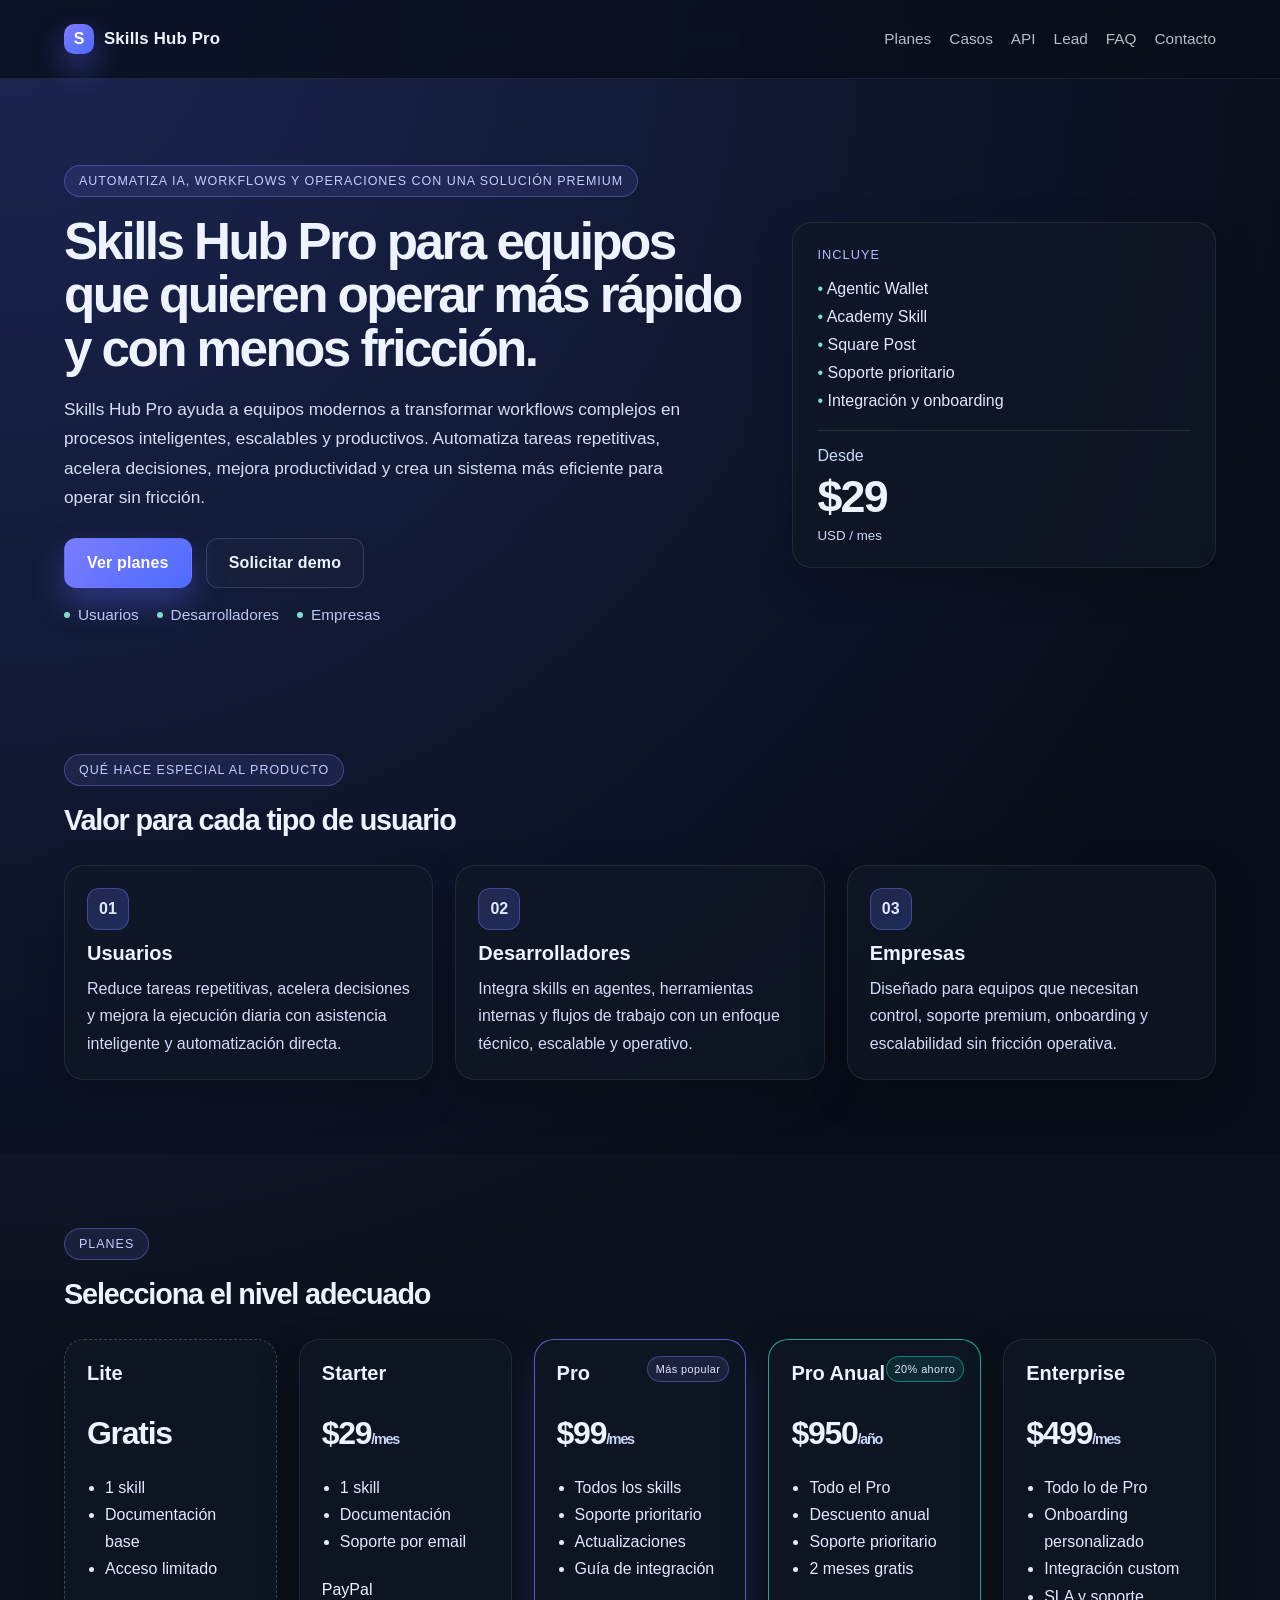
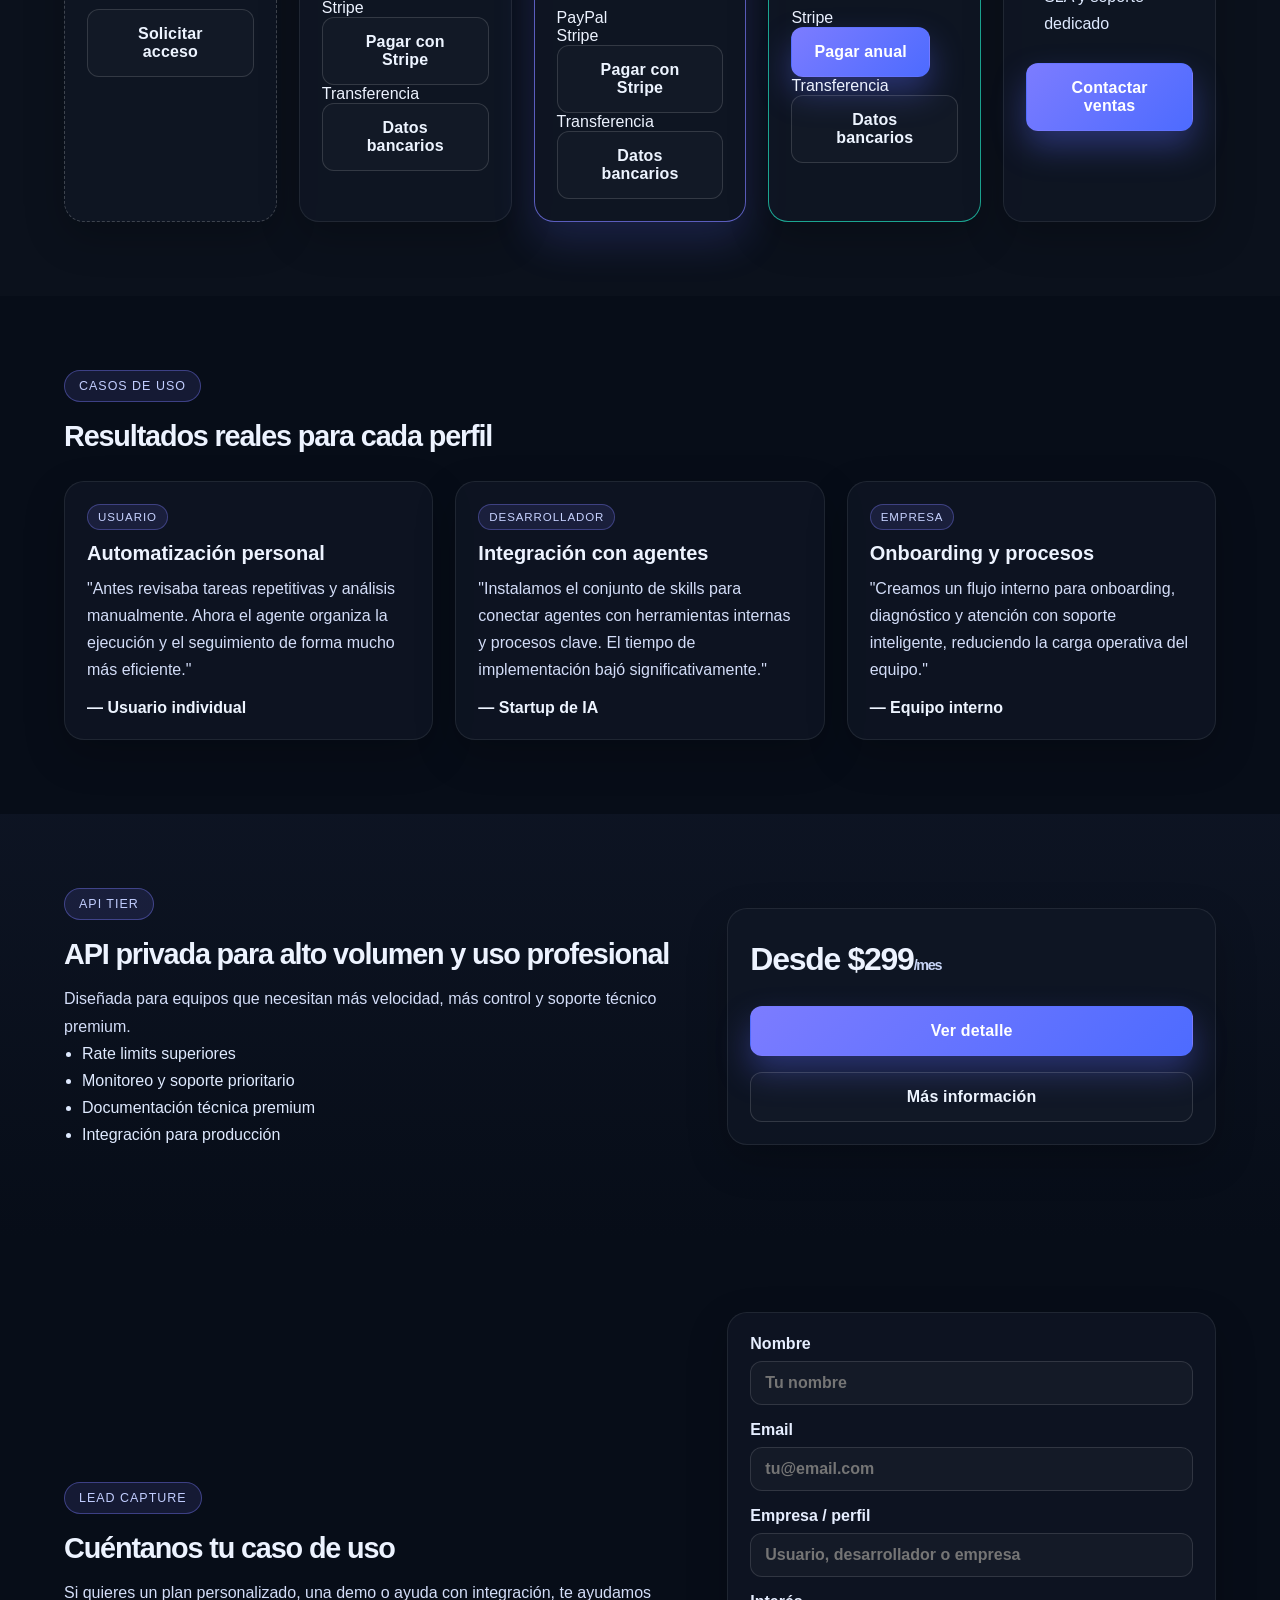
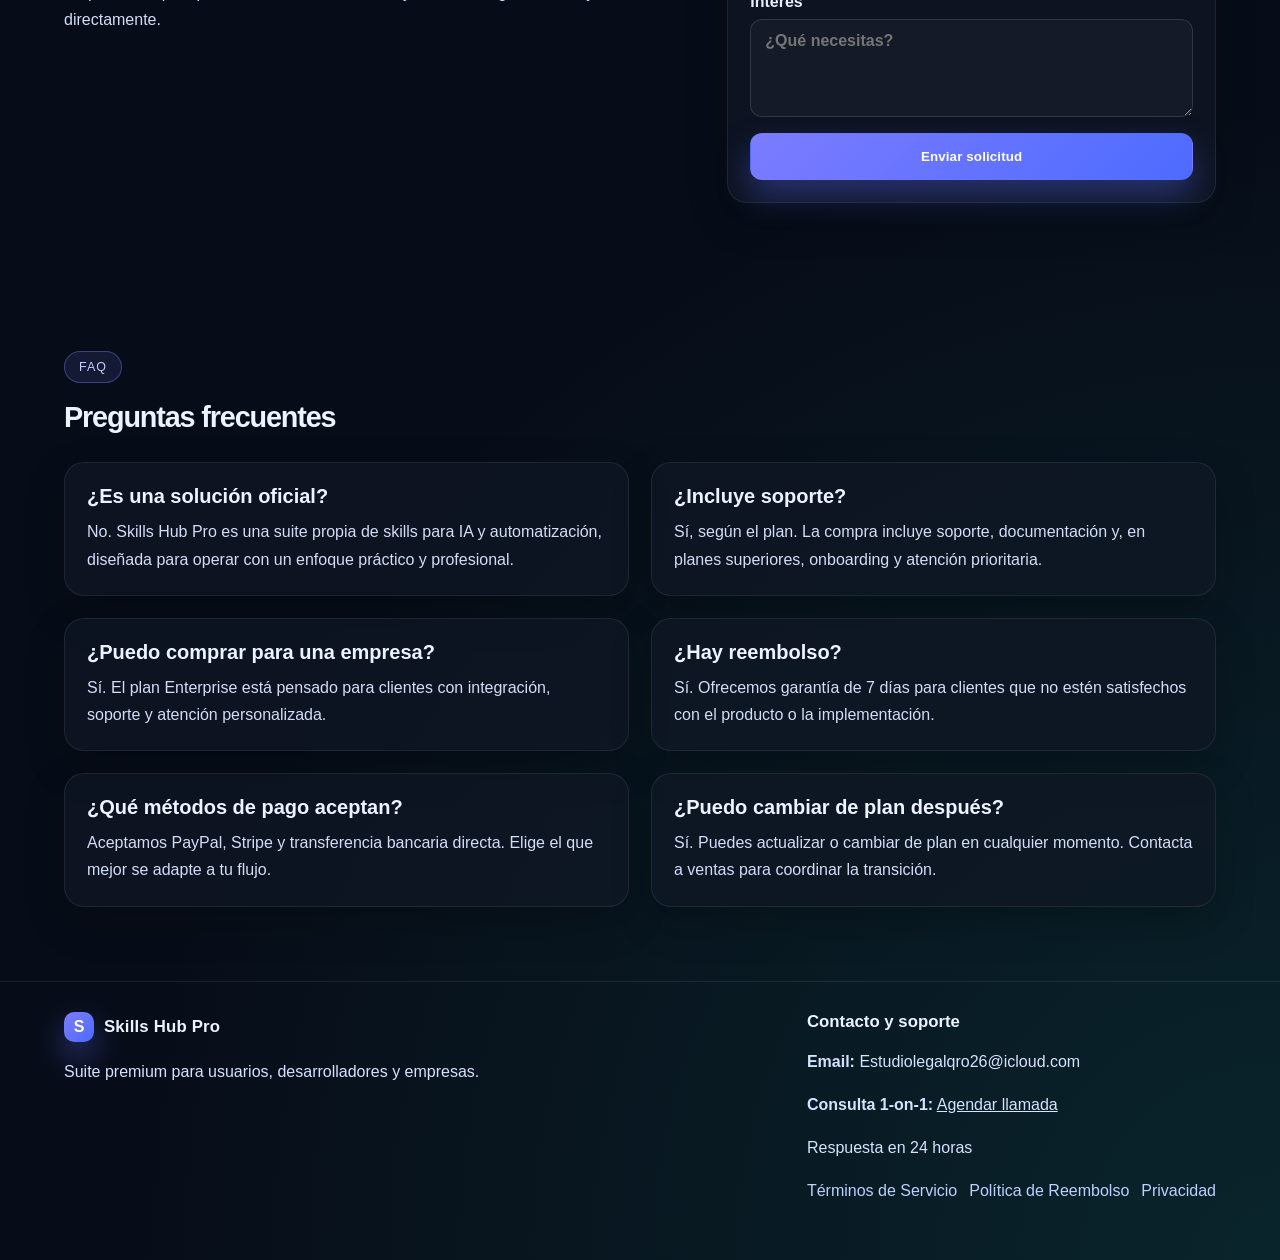
<file: index.html>
<!DOCTYPE html>
<html lang="es">
  <head>
    <meta charset="UTF-8" />
    <meta name="viewport" content="width=device-width, initial-scale=1.0" />
    <title>Skills Hub Pro</title>
    <meta
      name="description"
      content="Skills Hub Pro ayuda a equipos modernos a transformar workflows complejos en procesos inteligentes, escalables y productivos."
    />
    <link rel="stylesheet" href="./style.css" />
  </head>
  <body>
    <div class="page-shell">
      <header class="topbar">
        <div class="container nav">
          <div class="brand-wrap">
            <div class="brand-mark">S</div>
            <span class="brand-text">Skills Hub Pro</span>
          </div>
          <nav>
            <a href="#planes">Planes</a>
            <a href="#casos">Casos</a>
            <a href="#api">API</a>
            <a href="#lead">Lead</a>
            <a href="#faq">FAQ</a>
            <a href="#contacto">Contacto</a>
          </nav>
        </div>
      </header>

      <main>
        <section class="hero">
          <div class="container hero-grid">
            <div class="hero-copy">
              <div class="eyebrow">Automatiza IA, workflows y operaciones con una solución premium</div>
              <h1>Skills Hub Pro para equipos que quieren operar más rápido y con menos fricción.</h1>
              <p>
                Skills Hub Pro ayuda a equipos modernos a transformar workflows complejos en procesos inteligentes,
                escalables y productivos. Automatiza tareas repetitivas, acelera decisiones, mejora productividad y
                crea un sistema más eficiente para operar sin fricción.
              </p>

              <div class="cta-row">
                <a class="button primary" href="#planes">Ver planes</a>
                <a class="button secondary" href="#lead">Solicitar demo</a>
              </div>

              <ul class="mini-list">
                <li>Usuarios</li>
                <li>Desarrolladores</li>
                <li>Empresas</li>
              </ul>
            </div>

            <div class="hero-card premium-panel">
              <div class="panel-kicker">Incluye</div>
              <ul>
                <li>Agentic Wallet</li>
                <li>Academy Skill</li>
                <li>Square Post</li>
                <li>Soporte prioritario</li>
                <li>Integración y onboarding</li>
              </ul>
              <div class="price-box">
                <span>Desde</span>
                <strong>$29</strong>
                <small>USD / mes</small>
              </div>
            </div>
          </div>
        </section>

        <section class="section feature-band">
          <div class="container">
            <div class="section-heading">
              <span class="eyebrow small">Qué hace especial al producto</span>
              <h2>Valor para cada tipo de usuario</h2>
            </div>

            <div class="features">
              <article class="feature-card">
                <div class="icon">01</div>
                <h3>Usuarios</h3>
                <p>Reduce tareas repetitivas, acelera decisiones y mejora la ejecución diaria con asistencia inteligente y automatización directa.</p>
              </article>

              <article class="feature-card">
                <div class="icon">02</div>
                <h3>Desarrolladores</h3>
                <p>Integra skills en agentes, herramientas internas y flujos de trabajo con un enfoque técnico, escalable y operativo.</p>
              </article>

              <article class="feature-card">
                <div class="icon">03</div>
                <h3>Empresas</h3>
                <p>Diseñado para equipos que necesitan control, soporte premium, onboarding y escalabilidad sin fricción operativa.</p>
              </article>
            </div>
          </div>
        </section>

        <section id="planes" class="section dark-section">
          <div class="container">
            <div class="section-heading align-left">
              <span class="eyebrow small">Planes</span>
              <h2>Selecciona el nivel adecuado</h2>
            </div>

            <div class="pricing-grid">
              <article class="plan plan-lite">
                <h3>Lite</h3>
                <div class="plan-price">Gratis</div>
                <ul>
                  <li>1 skill</li>
                  <li>Documentación base</li>
                  <li>Acceso limitado</li>
                </ul>
                <a class="button secondary" href="mailto:Estudiolegalqro26@icloud.com?subject=Solicitud%20de%20Plan%20Lite&body=Hola%2C%20quiero%20probar%20el%20plan%20Lite%20de%20Skills%20Hub%20Pro.">Solicitar acceso</a>
              </article>

              <article class="plan">
                <h3>Starter</h3>
                <div class="plan-price">$29<span>/mes</span></div>
                <ul>
                  <li>1 skill</li>
                  <li>Documentación</li>
                  <li>Soporte por email</li>
                </ul>
                <div class="payment-methods">
                  <div class="payment-option">
                    <label>PayPal</label>
                    <div id="paypal-container-YP3UZYGFG2KX6"></div>
                  </div>
                  <div class="payment-option">
                    <label>Stripe</label>
                    <a class="button secondary small" href="https://buy.stripe.com/3cs16I8QM2Ll6OY6oo" target="_blank">Pagar con Stripe</a>
                  </div>
                  <div class="payment-option">
                    <label>Transferencia</label>
                    <a class="button secondary small" href="mailto:Estudiolegalqro26@icloud.com?subject=Solicitar%20Transferencia%20Bancaria%20-%20Plan%20Starter&body=Hola%2C%20quiero%20pagar%20el%20plan%20Starter%20por%20transferencia%20bancaria.">Datos bancarios</a>
                  </div>
                </div>
              </article>

              <article class="plan plan-featured">
                <span class="badge">Más popular</span>
                <h3>Pro</h3>
                <div class="plan-price">$99<span>/mes</span></div>
                <ul>
                  <li>Todos los skills</li>
                  <li>Soporte prioritario</li>
                  <li>Actualizaciones</li>
                  <li>Guía de integración</li>
                </ul>
                <div class="payment-methods">
                  <div class="payment-option">
                    <label>PayPal</label>
                    <div id="paypal-container-C494AUURVA3JJ"></div>
                  </div>
                  <div class="payment-option">
                    <label>Stripe</label>
                    <a class="button secondary small" href="https://buy.stripe.com/3cs16I8QM2Ll6OY9zz" target="_blank">Pagar con Stripe</a>
                  </div>
                  <div class="payment-option">
                    <label>Transferencia</label>
                    <a class="button secondary small" href="mailto:Estudiolegalqro26@icloud.com?subject=Solicitar%20Transferencia%20Bancaria%20-%20Plan%20Pro&body=Hola%2C%20quiero%20pagar%20el%20plan%20Pro%20por%20transferencia%20bancaria.">Datos bancarios</a>
                  </div>
                </div>
              </article>

              <article class="plan plan-annual">
                <span class="badge save">20% ahorro</span>
                <h3>Pro Anual</h3>
                <div class="plan-price">$950<span>/año</span></div>
                <ul>
                  <li>Todo el Pro</li>
                  <li>Descuento anual</li>
                  <li>Soporte prioritario</li>
                  <li>2 meses gratis</li>
                </ul>
                <div class="payment-methods">
                  <div class="payment-option">
                    <label>Stripe</label>
                    <a class="button primary small" href="https://buy.stripe.com/3cs16I8QM2Ll6OY0ff" target="_blank">Pagar anual</a>
                  </div>
                  <div class="payment-option">
                    <label>Transferencia</label>
                    <a class="button secondary small" href="mailto:Estudiolegalqro26@icloud.com?subject=Solicitar%20Transferencia%20Bancaria%20-%20Plan%20Pro%20Anual&body=Hola%2C%20quiero%20pagar%20el%20plan%20Pro%20Anual%20por%20transferencia%20bancaria.">Datos bancarios</a>
                  </div>
                </div>
              </article>

              <article class="plan">
                <h3>Enterprise</h3>
                <div class="plan-price">$499<span>/mes</span></div>
                <ul>
                  <li>Todo lo de Pro</li>
                  <li>Onboarding personalizado</li>
                  <li>Integración custom</li>
                  <li>SLA y soporte dedicado</li>
                </ul>
                <a class="button primary" href="mailto:Estudiolegalqro26@icloud.com?subject=Solicitud%20de%20presupuesto%20Enterprise&body=Hola%2C%20quisiera%20solicitar%20informaci%C3%B3n%20sobre%20el%20plan%20Enterprise%20y%20opciones%20de%20pago.">Contactar ventas</a>
              </article>
            </div>
          </div>
        </section>

        <section id="casos" class="section">
          <div class="container">
            <div class="section-heading align-left">
              <span class="eyebrow small">Casos de uso</span>
              <h2>Resultados reales para cada perfil</h2>
            </div>

            <div class="case-grid">
              <article class="case-card">
                <span class="case-tag">Usuario</span>
                <h3>Automatización personal</h3>
                <p>"Antes revisaba tareas repetitivas y análisis manualmente. Ahora el agente organiza la ejecución y el seguimiento de forma mucho más eficiente."</p>
                <strong>— Usuario individual</strong>
              </article>

              <article class="case-card">
                <span class="case-tag">Desarrollador</span>
                <h3>Integración con agentes</h3>
                <p>"Instalamos el conjunto de skills para conectar agentes con herramientas internas y procesos clave. El tiempo de implementación bajó significativamente."</p>
                <strong>— Startup de IA</strong>
              </article>

              <article class="case-card">
                <span class="case-tag">Empresa</span>
                <h3>Onboarding y procesos</h3>
                <p>"Creamos un flujo interno para onboarding, diagnóstico y atención con soporte inteligente, reduciendo la carga operativa del equipo."</p>
                <strong>— Equipo interno</strong>
              </article>
            </div>
          </div>
        </section>

        <section id="api" class="section alt-panel">
          <div class="container api-box">
            <div class="api-copy">
              <span class="eyebrow small">API Tier</span>
              <h2>API privada para alto volumen y uso profesional</h2>
              <p>
                Diseñada para equipos que necesitan más velocidad, más control y soporte técnico premium.
              </p>
              <ul class="api-list">
                <li>Rate limits superiores</li>
                <li>Monitoreo y soporte prioritario</li>
                <li>Documentación técnica premium</li>
                <li>Integración para producción</li>
              </ul>
            </div>

            <div class="api-card premium-panel">
              <div class="api-price">Desde $299<span>/mes</span></div>
              <a class="button primary" href="./commercial/API_TIER.md" target="_blank" rel="noreferrer">Ver detalle</a>
              <a class="button secondary" href="mailto:Estudiolegalqro26@icloud.com?subject=Solicitar%20API%20Tier&body=Hola%2C%20quisiera%20solicitar%20informaci%C3%B3n%20sobre%20la%20API%20Tier%20y%20opciones%20de%20integraci%C3%B3n.">Más información</a>
            </div>
          </div>
        </section>

        <section id="lead" class="section">
          <div class="container lead-box">
            <div class="lead-copy">
              <span class="eyebrow small">Lead capture</span>
              <h2>Cuéntanos tu caso de uso</h2>
              <p>Si quieres un plan personalizado, una demo o ayuda con integración, te ayudamos directamente.</p>
            </div>

            <form class="lead-form" action="mailto:Estudiolegalqro26@icloud.com" method="post" enctype="text/plain">
              <label>
                Nombre
                <input type="text" name="name" placeholder="Tu nombre" required />
              </label>
              <label>
                Email
                <input type="email" name="email" placeholder="tu@email.com" required />
              </label>
              <label>
                Empresa / perfil
                <input type="text" name="company" placeholder="Usuario, desarrollador o empresa" />
              </label>
              <label>
                Interés
                <textarea name="interest" rows="4" placeholder="¿Qué necesitas?" required></textarea>
              </label>
              <button type="submit" class="button primary">Enviar solicitud</button>
            </form>
          </div>
        </section>

        <section id="faq" class="section">
          <div class="container faq-wrap">
            <div class="section-heading align-left">
              <span class="eyebrow small">FAQ</span>
              <h2>Preguntas frecuentes</h2>
            </div>

            <div class="faq-grid">
              <div class="faq-item">
                <h3>¿Es una solución oficial?</h3>
                <p>No. Skills Hub Pro es una suite propia de skills para IA y automatización, diseñada para operar con un enfoque práctico y profesional.</p>
              </div>
              <div class="faq-item">
                <h3>¿Incluye soporte?</h3>
                <p>Sí, según el plan. La compra incluye soporte, documentación y, en planes superiores, onboarding y atención prioritaria.</p>
              </div>
              <div class="faq-item">
                <h3>¿Puedo comprar para una empresa?</h3>
                <p>Sí. El plan Enterprise está pensado para clientes con integración, soporte y atención personalizada.</p>
              </div>
              <div class="faq-item">
                <h3>¿Hay reembolso?</h3>
                <p>Sí. Ofrecemos garantía de 7 días para clientes que no estén satisfechos con el producto o la implementación.</p>
              </div>
              <div class="faq-item">
                <h3>¿Qué métodos de pago aceptan?</h3>
                <p>Aceptamos PayPal, Stripe y transferencia bancaria directa. Elige el que mejor se adapte a tu flujo.</p>
              </div>
              <div class="faq-item">
                <h3>¿Puedo cambiar de plan después?</h3>
                <p>Sí. Puedes actualizar o cambiar de plan en cualquier momento. Contacta a ventas para coordinar la transición.</p>
              </div>
            </div>
          </div>
        </section>
      </main>

      <footer id="contacto" class="footer">
        <div class="container footer-grid">
          <div>
            <div class="brand-wrap footer-brand">
              <div class="brand-mark">S</div>
              <span class="brand-text">Skills Hub Pro</span>
            </div>
            <p>Suite premium para usuarios, desarrolladores y empresas.</p>
          </div>

          <div class="footer-links">
            <h4>Contacto y soporte</h4>
            <p><strong>Email:</strong> Estudiolegalqro26@icloud.com</p>
            <p><strong>Consulta 1-on-1:</strong> <a href="mailto:Estudiolegalqro26@icloud.com?subject=Agenda%20una%20llamada%201-on-1&body=Hola%2C%20me%20gustar%C3%ADa%20agendar%20una%20llamada%201-on-1%20para%20discutir%20mi%20caso%20de%20uso.">Agendar llamada</a></p>
            <p>Respuesta en 24 horas</p>
            <div class="legal-links">
              <a href="./commercial/TERMS_OF_SERVICE.md">Términos de Servicio</a>
              <a href="./commercial/REFUND_POLICY.md">Política de Reembolso</a>
              <a href="./commercial/PRIVACY_POLICY.md">Privacidad</a>
            </div>
          </div>
        </div>
      </footer>
    </div>

    <script src="https://www.paypal.com/sdk/js?client-id=BAA561SzBy1D5B71BksxTmfzDe5tYC0pps1cKGd-M6B_vm2JyR3RfselxgR2IZxLCDPlducxO2aujcNaNw&components=hosted-buttons&disable-funding=venmo&currency=USD"></script>
    <script>
      paypal.HostedButtons({ hostedButtonId: "YP3UZYGFG2KX6" }).render("#paypal-container-YP3UZYGFG2KX6");
      paypal.HostedButtons({ hostedButtonId: "C494AUURVA3JJ" }).render("#paypal-container-C494AUURVA3JJ");
    </script>
  </body>
</html>
</file>
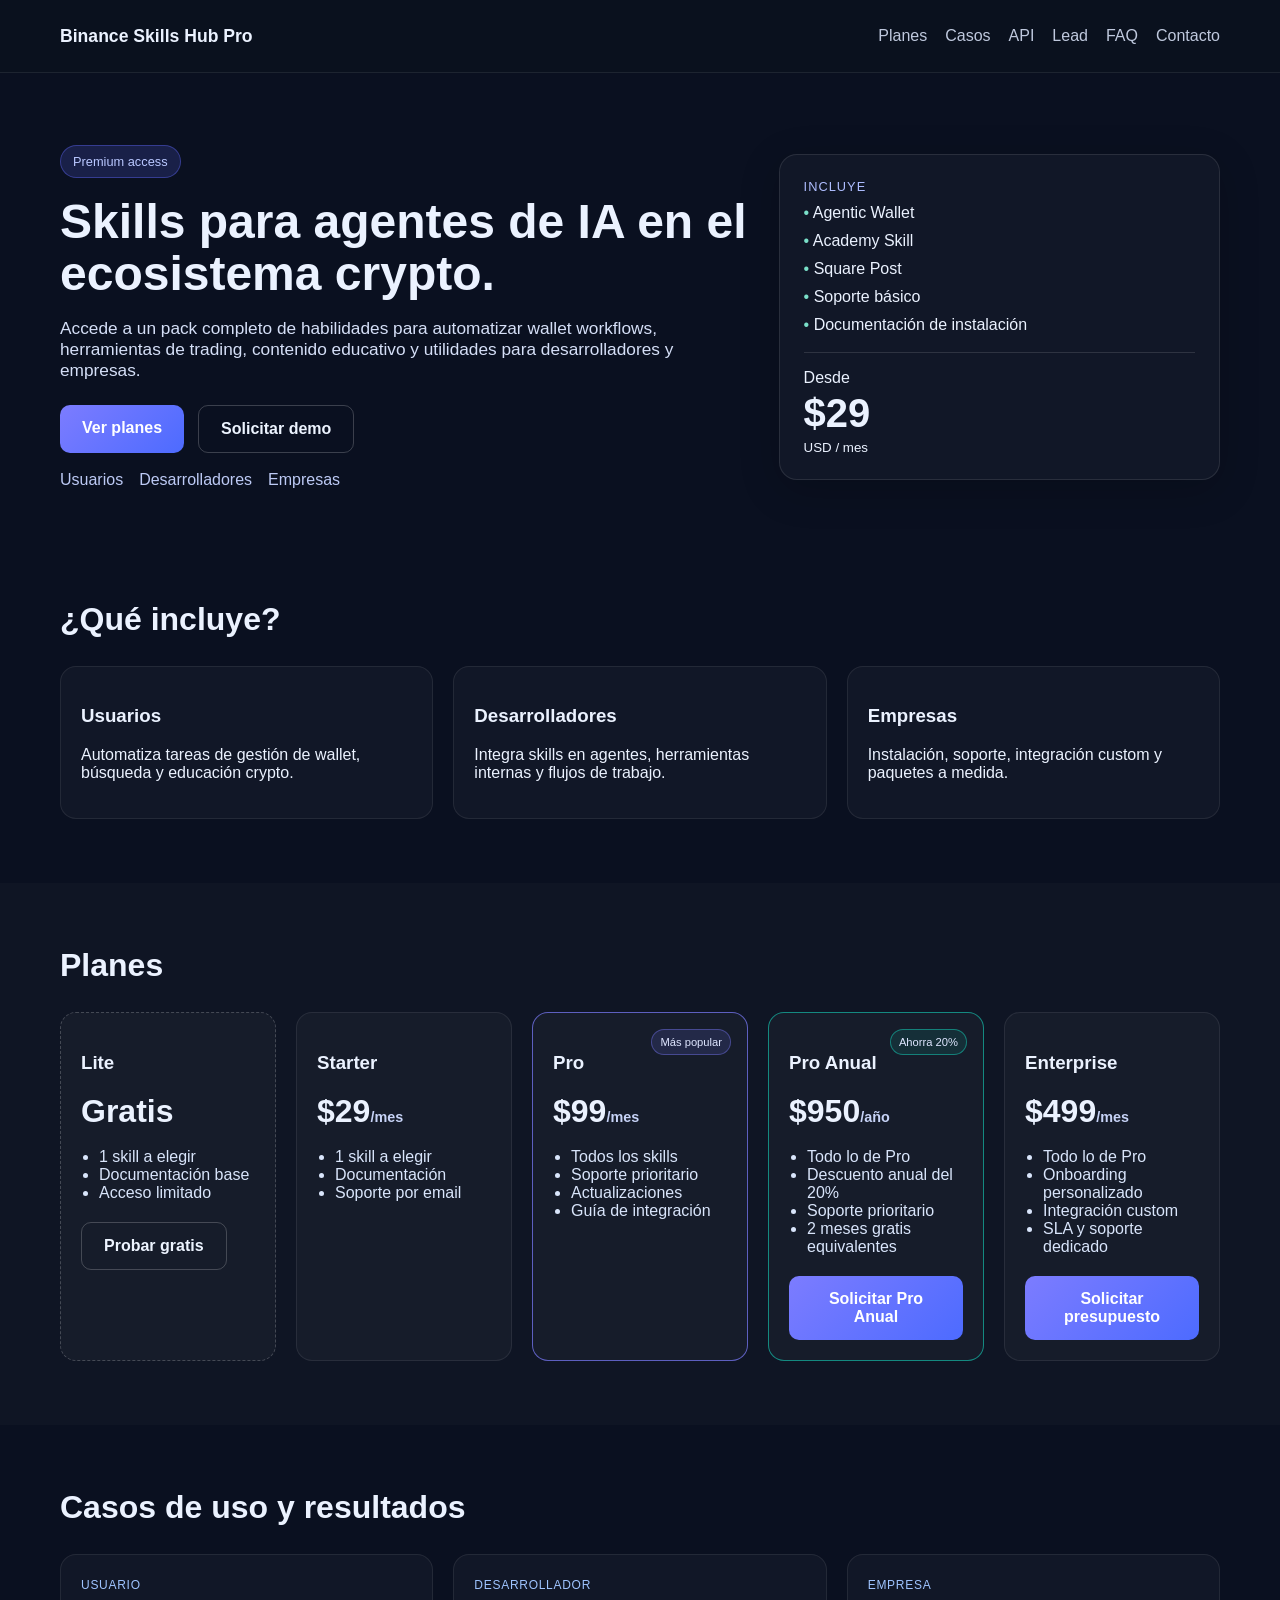
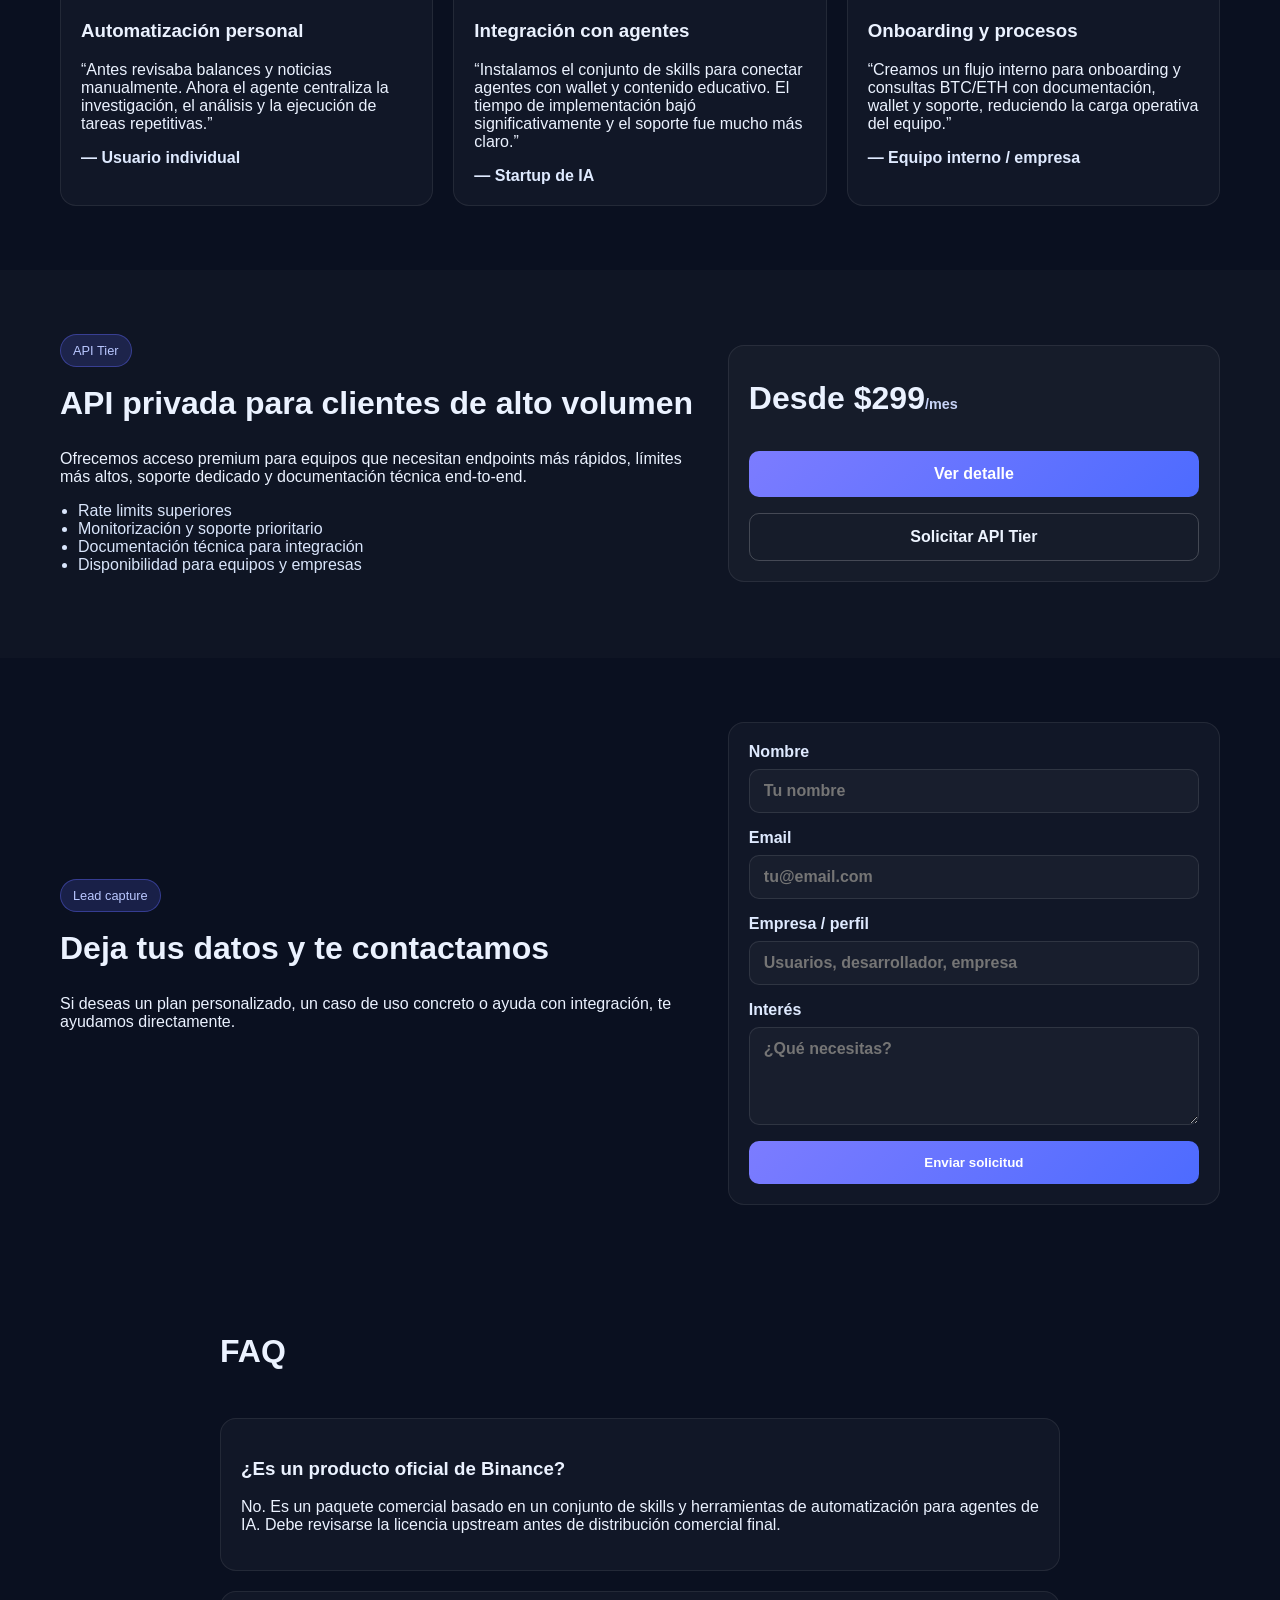
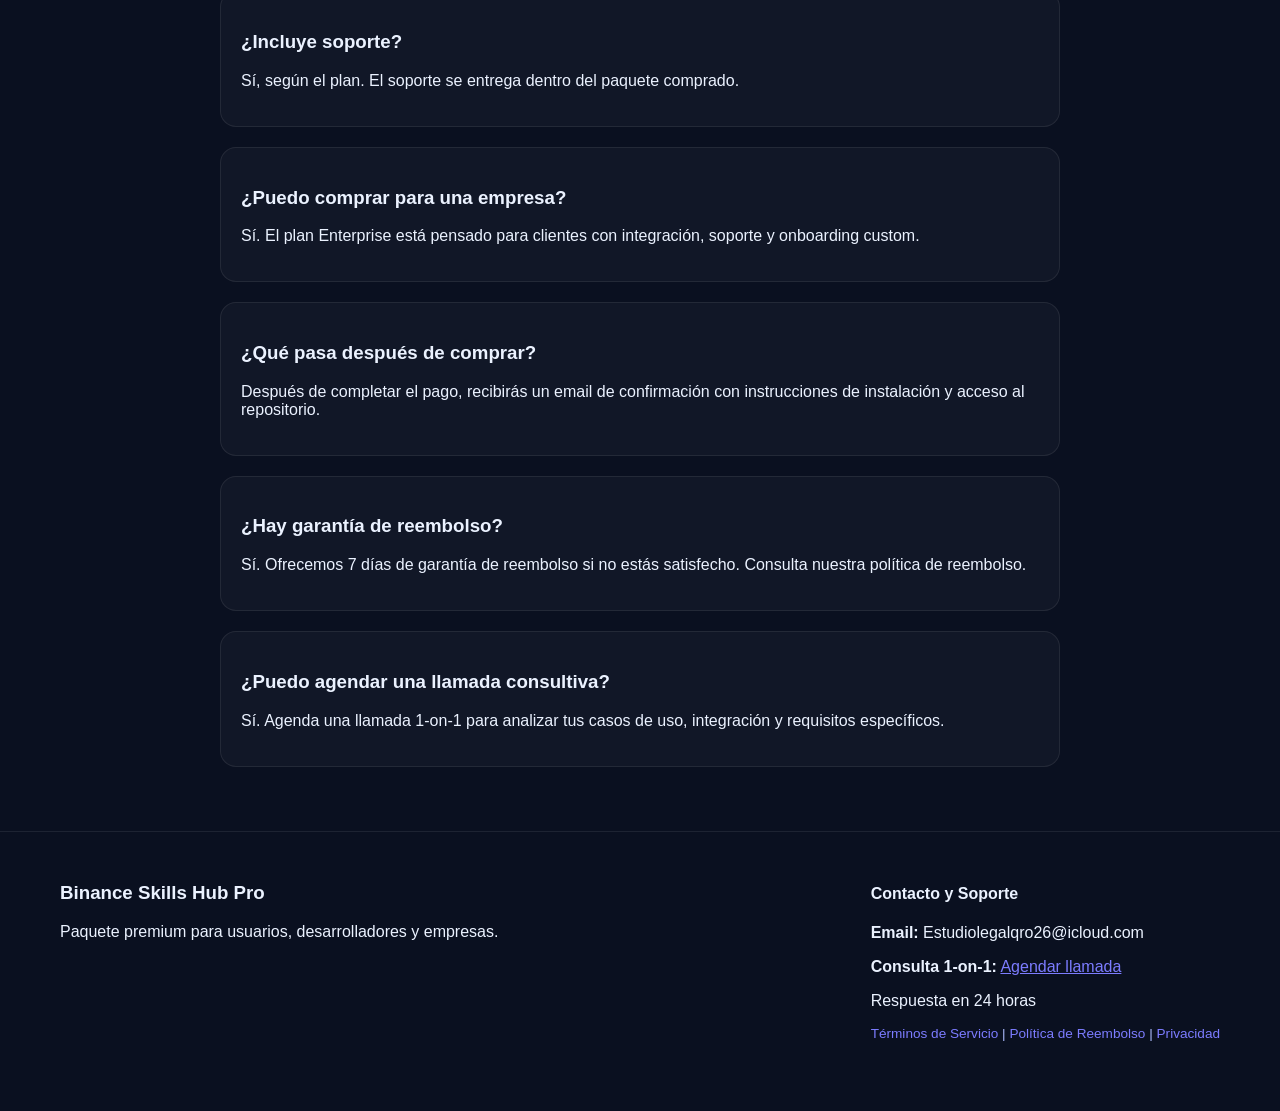
<file: commercial/index.html>
<!DOCTYPE html>
<html lang="es">
  <head>
    <meta charset="UTF-8" />
    <meta name="viewport" content="width=device-width, initial-scale=1.0" />
    <title>Binance Skills Hub Pro</title>
    <meta
      name="description"
      content="Premium access to AI skills for crypto automation, wallet workflows, education, and developer tooling."
    />
    <link rel="stylesheet" href="./style.css" />
  </head>
  <body>
    <header class="topbar">
      <div class="container nav">
        <div class="brand">Binance Skills Hub Pro</div>
        <nav>
          <a href="#planes">Planes</a>
          <a href="#casos">Casos</a>
          <a href="#api">API</a>
          <a href="#lead">Lead</a>
          <a href="#faq">FAQ</a>
          <a href="#contacto">Contacto</a>
        </nav>
      </div>
    </header>

    <main>
      <section class="hero">
        <div class="container hero-grid">
          <div class="hero-copy">
            <span class="eyebrow">Premium access</span>
            <h1>Skills para agentes de IA en el ecosistema crypto.</h1>
            <p>
              Accede a un pack completo de habilidades para automatizar wallet workflows, herramientas de trading,
              contenido educativo y utilidades para desarrolladores y empresas.
            </p>
            <div class="cta-row">
              <a class="button primary" href="#planes">Ver planes</a>
              <a class="button secondary" href="#lead">Solicitar demo</a>
            </div>
            <ul class="mini-list">
              <li>Usuarios</li>
              <li>Desarrolladores</li>
              <li>Empresas</li>
            </ul>
          </div>

          <div class="hero-card">
            <div class="card-header">Incluye</div>
            <ul>
              <li>Agentic Wallet</li>
              <li>Academy Skill</li>
              <li>Square Post</li>
              <li>Soporte básico</li>
              <li>Documentación de instalación</li>
            </ul>
            <div class="price-box">
              <span>Desde</span>
              <strong>$29</strong>
              <small>USD / mes</small>
            </div>
          </div>
        </div>
      </section>

      <section id="beneficios" class="section">
        <div class="container">
          <h2>¿Qué incluye?</h2>
          <div class="features">
            <div class="feature">
              <h3>Usuarios</h3>
              <p>Automatiza tareas de gestión de wallet, búsqueda y educación crypto.</p>
            </div>
            <div class="feature">
              <h3>Desarrolladores</h3>
              <p>Integra skills en agentes, herramientas internas y flujos de trabajo.</p>
            </div>
            <div class="feature">
              <h3>Empresas</h3>
              <p>Instalación, soporte, integración custom y paquetes a medida.</p>
            </div>
          </div>
        </div>
      </section>

      <section id="planes" class="section alt">
        <div class="container">
          <h2>Planes</h2>
          <div class="pricing-grid">
            <article class="plan lite-plan">
              <h3>Lite</h3>
              <div class="plan-price">Gratis</div>
              <ul>
                <li>1 skill a elegir</li>
                <li>Documentación base</li>
                <li>Acceso limitado</li>
              </ul>
              <a class="button secondary" href="mailto:Estudiolegalqro26@icloud.com?subject=Solicitud%20de%20Plan%20Lite&body=Hola%2C%20quiero%20probar%20el%20plan%20Lite%20de%20Binance%20Skills%20Hub%20Pro." target="_blank" rel="noreferrer">Probar gratis</a>
            </article>

            <article class="plan">
              <h3>Starter</h3>
              <div class="plan-price">$29<span>/mes</span></div>
              <ul>
                <li>1 skill a elegir</li>
                <li>Documentación</li>
                <li>Soporte por email</li>
              </ul>
              <div id="paypal-container-YP3UZYGFG2KX6"></div>
            </article>

            <article class="plan featured">
              <span class="badge">Más popular</span>
              <h3>Pro</h3>
              <div class="plan-price">$99<span>/mes</span></div>
              <ul>
                <li>Todos los skills</li>
                <li>Soporte prioritario</li>
                <li>Actualizaciones</li>
                <li>Guía de integración</li>
              </ul>
              <div id="paypal-container-C494AUURVA3JJ"></div>
            </article>

            <article class="plan annual">
              <span class="badge save">Ahorra 20%</span>
              <h3>Pro Anual</h3>
              <div class="plan-price">$950<span>/año</span></div>
              <ul>
                <li>Todo lo de Pro</li>
                <li>Descuento anual del 20%</li>
                <li>Soporte prioritario</li>
                <li>2 meses gratis equivalentes</li>
              </ul>
              <a class="button primary" href="mailto:Estudiolegalqro26@icloud.com?subject=Solicitar%20Plan%20Pro%20Anual&body=Hola%2C%20me%20interesa%20adquirir%20el%20plan%20Pro%20Anual%20de%20Binance%20Skills%20Hub%20Pro." target="_blank" rel="noreferrer">Solicitar Pro Anual</a>
            </article>

            <article class="plan">
              <h3>Enterprise</h3>
              <div class="plan-price">$499<span>/mes</span></div>
              <ul>
                <li>Todo lo de Pro</li>
                <li>Onboarding personalizado</li>
                <li>Integración custom</li>
                <li>SLA y soporte dedicado</li>
              </ul>
              <a class="button primary" href="mailto:Estudiolegalqro26@icloud.com?subject=Solicitud%20de%20presupuesto%20Enterprise&body=Hola%2C%20quisiera%20solicitar%20informaci%C3%B3n%20sobre%20el%20plan%20Enterprise%20para%20Binance%20Skills%20Hub%20Pro." target="_blank" rel="noreferrer">Solicitar presupuesto</a>
            </article>
          </div>
        </div>
      </section>

      <section id="casos" class="section">
        <div class="container">
          <h2>Casos de uso y resultados</h2>
          <div class="case-grid">
            <article class="case-card">
              <span class="case-label">Usuario</span>
              <h3>Automatización personal</h3>
              <p>
                “Antes revisaba balances y noticias manualmente. Ahora el agente centraliza la investigación,
                el análisis y la ejecución de tareas repetitivas.”
              </p>
              <strong>— Usuario individual</strong>
            </article>

            <article class="case-card">
              <span class="case-label">Desarrollador</span>
              <h3>Integración con agentes</h3>
              <p>
                “Instalamos el conjunto de skills para conectar agentes con wallet y contenido educativo.
                El tiempo de implementación bajó significativamente y el soporte fue mucho más claro.”
              </p>
              <strong>— Startup de IA</strong>
            </article>

            <article class="case-card">
              <span class="case-label">Empresa</span>
              <h3>Onboarding y procesos</h3>
              <p>
                “Creamos un flujo interno para onboarding y consultas BTC/ETH con documentación, wallet y soporte,
                reduciendo la carga operativa del equipo.”
              </p>
              <strong>— Equipo interno / empresa</strong>
            </article>
          </div>
        </div>
      </section>

      <section id="api" class="section alt">
        <div class="container api-box">
          <div>
            <span class="eyebrow">API Tier</span>
            <h2>API privada para clientes de alto volumen</h2>
            <p>
              Ofrecemos acceso premium para equipos que necesitan endpoints más rápidos, límites más altos,
              soporte dedicado y documentación técnica end-to-end.
            </p>
            <ul class="api-list">
              <li>Rate limits superiores</li>
              <li>Monitorización y soporte prioritario</li>
              <li>Documentación técnica para integración</li>
              <li>Disponibilidad para equipos y empresas</li>
            </ul>
          </div>
          <div class="api-card">
            <div class="api-price">Desde $299<span>/mes</span></div>
            <a class="button primary" href="./API_TIER.md" target="_blank" rel="noreferrer">Ver detalle</a>
            <a class="button secondary" href="mailto:Estudiolegalqro26@icloud.com?subject=Solicitar%20API%20Tier&body=Hola%2C%20quisiera%20solicitar%20informaci%C3%B3n%20sobre%20la%20API%20Tier%20de%20Binance%20Skills%20Hub%20Pro." target="_blank" rel="noreferrer">Solicitar API Tier</a>
          </div>
        </div>
      </section>

      <section id="lead" class="section">
        <div class="container lead-box">
          <div>
            <span class="eyebrow">Lead capture</span>
            <h2>Deja tus datos y te contactamos</h2>
            <p>Si deseas un plan personalizado, un caso de uso concreto o ayuda con integración, te ayudamos directamente.</p>
          </div>

          <form class="lead-form" action="mailto:Estudiolegalqro26@icloud.com" method="post" enctype="text/plain">
            <label>
              Nombre
              <input type="text" name="name" placeholder="Tu nombre" required />
            </label>
            <label>
              Email
              <input type="email" name="email" placeholder="tu@email.com" required />
            </label>
            <label>
              Empresa / perfil
              <input type="text" name="company" placeholder="Usuarios, desarrollador, empresa" />
            </label>
            <label>
              Interés
              <textarea name="interest" rows="4" placeholder="¿Qué necesitas?" required></textarea>
            </label>
            <button type="submit" class="button primary">Enviar solicitud</button>
          </form>
        </div>
      </section>

      <section id="faq" class="section">
        <div class="container faq">
          <h2>FAQ</h2>
          <div class="faq-item">
            <h3>¿Es un producto oficial de Binance?</h3>
            <p>No. Es un paquete comercial basado en un conjunto de skills y herramientas de automatización para agentes de IA. Debe revisarse la licencia upstream antes de distribución comercial final.</p>
          </div>
          <div class="faq-item">
            <h3>¿Incluye soporte?</h3>
            <p>Sí, según el plan. El soporte se entrega dentro del paquete comprado.</p>
          </div>
          <div class="faq-item">
            <h3>¿Puedo comprar para una empresa?</h3>
            <p>Sí. El plan Enterprise está pensado para clientes con integración, soporte y onboarding custom.</p>
          </div>
          <div class="faq-item">
            <h3>¿Qué pasa después de comprar?</h3>
            <p>Después de completar el pago, recibirás un email de confirmación con instrucciones de instalación y acceso al repositorio.</p>
          </div>
          <div class="faq-item">
            <h3>¿Hay garantía de reembolso?</h3>
            <p>Sí. Ofrecemos 7 días de garantía de reembolso si no estás satisfecho. Consulta nuestra política de reembolso.</p>
          </div>
          <div class="faq-item">
            <h3>¿Puedo agendar una llamada consultiva?</h3>
            <p>Sí. Agenda una llamada 1-on-1 para analizar tus casos de uso, integración y requisitos específicos.</p>
          </div>
        </div>
      </section>
    </main>

    <footer id="contacto" class="footer">
      <div class="container footer-grid">
        <div>
          <h3>Binance Skills Hub Pro</h3>
          <p>Paquete premium para usuarios, desarrolladores y empresas.</p>
        </div>
        <div>
          <h4>Contacto y Soporte</h4>
          <p><strong>Email:</strong> Estudiolegalqro26@icloud.com</p>
          <p><strong>Consulta 1-on-1:</strong> <a href="mailto:Estudiolegalqro26@icloud.com?subject=Agenda%20una%20llamada%201-on-1&body=Hola%2C%20me%20gustar%C3%ADa%20agendar%20una%20llamada%201-on-1%20para%20revistar%20mi%20caso%20de%20uso%20con%20Binance%20Skills%20Hub%20Pro." style="color:#7c7cff;">Agendar llamada</a></p>
          <p>Respuesta en 24 horas</p>
          <p style="margin-top: 12px; font-size: 0.85rem; color: #aebdff;">
            <a href="./TERMS_OF_SERVICE.md" style="color: #7c7cff; text-decoration: none;">Términos de Servicio</a> |
            <a href="./REFUND_POLICY.md" style="color: #7c7cff; text-decoration: none;">Política de Reembolso</a> |
            <a href="./PRIVACY_POLICY.md" style="color: #7c7cff; text-decoration: none;">Privacidad</a>
          </p>
        </div>
      </div>
    </footer>

    <script
      src="https://www.paypal.com/sdk/js?client-id=BAA561SzBy1D5B71BksxTmfzDe5tYC0pps1cKGd-M6B_vm2JyR3RfselxgR2IZxLCDPlducxO2aujcNaNw&components=hosted-buttons&disable-funding=venmo&currency=USD">
    </script>
    <script>
      paypal.HostedButtons({
        hostedButtonId: "YP3UZYGFG2KX6",
      }).render("#paypal-container-YP3UZYGFG2KX6");

      paypal.HostedButtons({
        hostedButtonId: "C494AUURVA3JJ",
      }).render("#paypal-container-C494AUURVA3JJ");
    </script>
  </body>
</html>
</file>
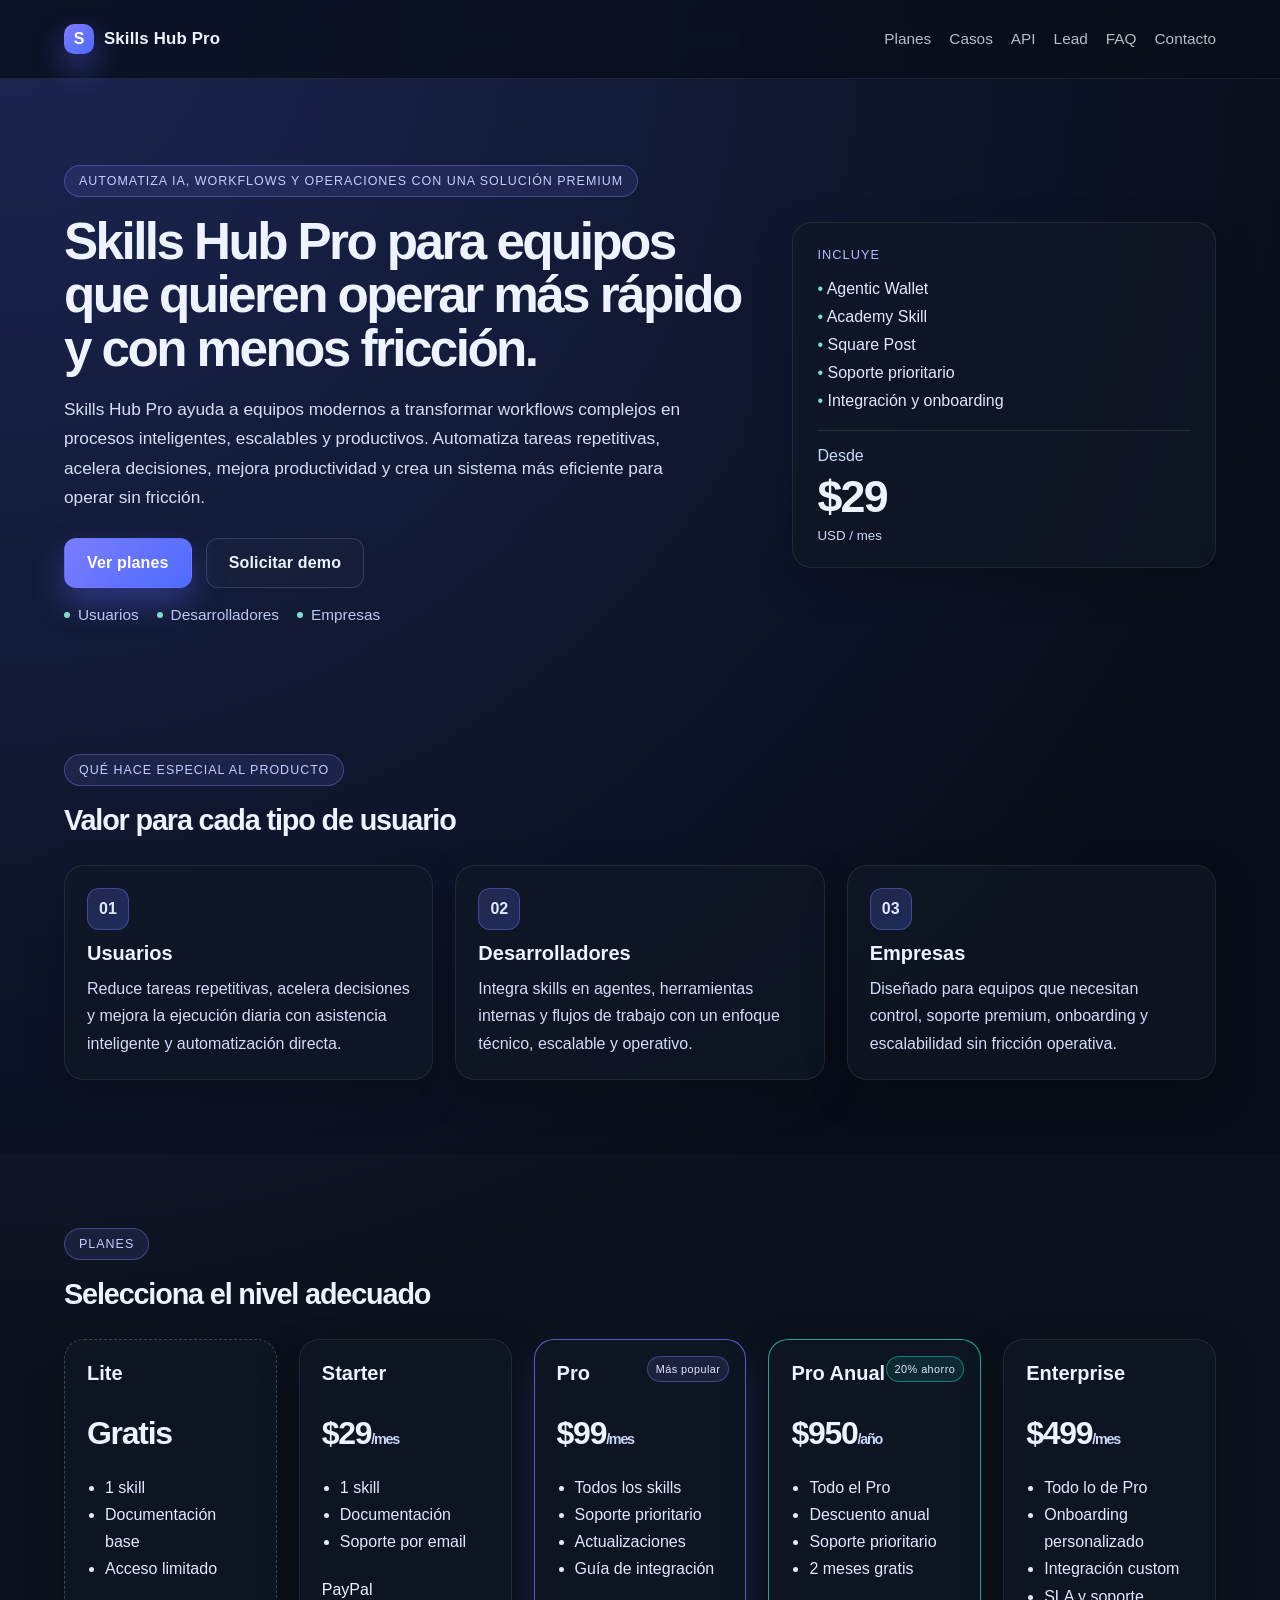
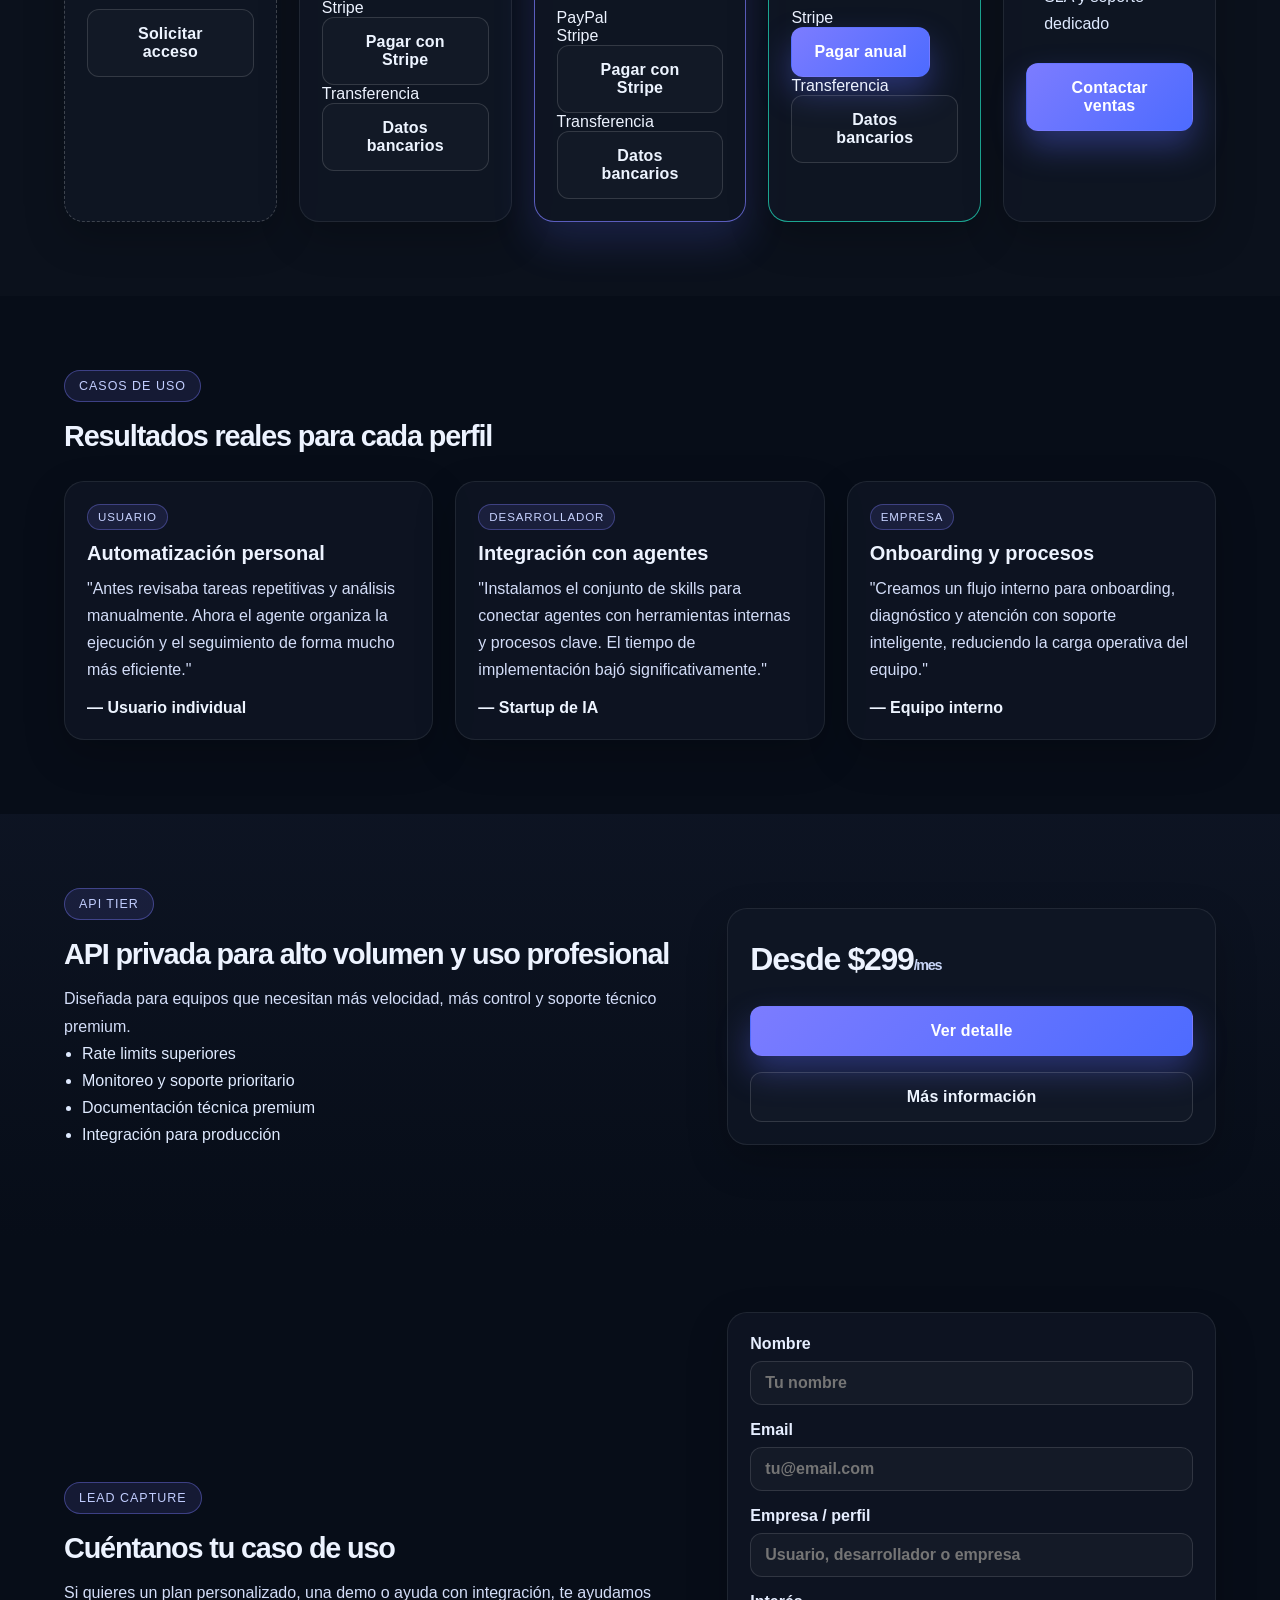
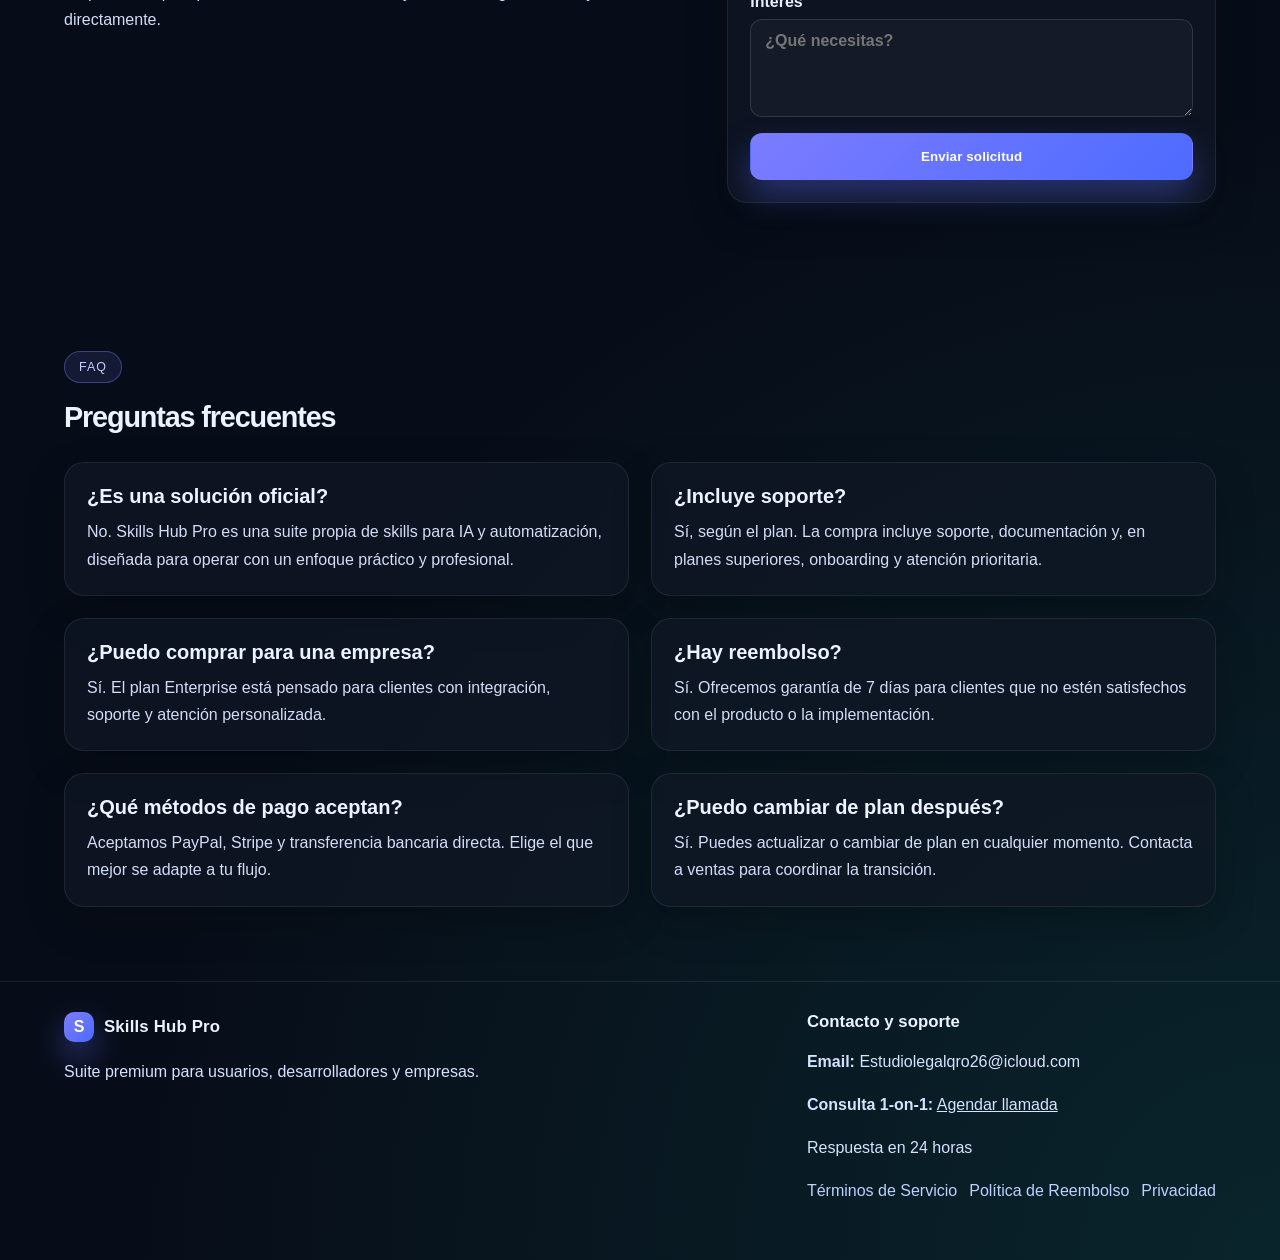
<file: redirect.html>
<!DOCTYPE html>
<html lang="es">
  <head>
    <meta charset="UTF-8" />
    <meta http-equiv="refresh" content="0; url=https://luisjhz89-svg.github.io/binance-skills-hub/" />
    <meta name="viewport" content="width=device-width, initial-scale=1.0" />
    <title>Skills Hub Pro</title>
    <style>
      :root {
        --bg: #07111d;
        --panel: rgba(15, 22, 34, 0.8);
        --border: rgba(255,255,255,0.08);
        --text: #edf3ff;
        --muted: #c7d7ff;
        --accent: #5d7cff;
      }
      * { box-sizing: border-box; }
      body {
        margin: 0;
        min-height: 100vh;
        display: grid;
        place-items: center;
        background: radial-gradient(circle at top left, rgba(93, 124, 255, 0.25), transparent 30%), #07111d;
        color: var(--text);
        font-family: Inter, "Segoe UI", Arial, sans-serif;
      }
      .card {
        width: min(90vw, 520px);
        background: var(--panel);
        border: 1px solid var(--border);
        border-radius: 22px;
        padding: 28px 24px;
        box-shadow: 0 18px 40px rgba(0,0,0,0.22);
        text-align: center;
      }
      .tag {
        display: inline-block;
        margin-bottom: 12px;
        padding: 7px 12px;
        border-radius: 999px;
        background: rgba(93,124,255,0.12);
        border: 1px solid rgba(93,124,255,0.35);
        color: #dfe9ff;
        font-size: 12px;
        letter-spacing: 0.08em;
        text-transform: uppercase;
      }
      h1 {
        margin: 0 0 14px;
        font-size: clamp(1.8rem, 3vw, 2.5rem);
        letter-spacing: -0.05em;
      }
      p {
        margin: 0;
        color: var(--muted);
        line-height: 1.7;
      }
      a {
        color: #dfe9ff;
        text-decoration: none;
      }
      .btn {
        display: inline-block;
        margin-top: 22px;
        padding: 12px 18px;
        border-radius: 12px;
        background: linear-gradient(135deg, #7c7cff, #4d6bff);
        color: white;
        font-weight: 700;
      }
    </style>
  </head>
  <body>
    <div class="card">
      <div class="tag">Redirecting</div>
      <h1>Skills Hub Pro</h1>
      <p>Estás siendo redirigido a la versión pública correcta de la landing.</p>
      <a class="btn" href="https://luisjhz89-svg.github.io/binance-skills-hub/">Ir ahora</a>
    </div>
  </body>
</html>
</file>
<file: style.css>
body {
  margin: 0;
  font-family: Inter, "Segoe UI", Roboto, Helvetica, Arial, sans-serif;
  background:
    radial-gradient(circle at top left, rgba(88, 111, 255, 0.25), transparent 30%),
    radial-gradient(circle at bottom right, rgba(28, 206, 184, 0.12), transparent 25%),
    #070d18;
  color: #edf3ff;
}

* {
  box-sizing: border-box;
}

html {
  scroll-behavior: smooth;
}

img {
  max-width: 100%;
  display: block;
}

.container {
  max-width: 1200px;
  margin: 0 auto;
  padding: 0 24px;
}

.topbar {
  background: rgba(8, 13, 24, 0.72);
  backdrop-filter: blur(14px);
  -webkit-backdrop-filter: blur(14px);
  border-bottom: 1px solid rgba(255, 255, 255, 0.08);
  position: sticky;
  top: 0;
  z-index: 20;
}

.nav {
  display: flex;
  justify-content: space-between;
  align-items: center;
  min-height: 78px;
}

.brand-wrap {
  display: inline-flex;
  align-items: center;
  gap: 10px;
}

.brand-mark {
  width: 30px;
  height: 30px;
  border-radius: 10px;
  display: grid;
  place-items: center;
  background: linear-gradient(135deg, #7c7cff, #4d6bff);
  color: white;
  font-weight: 800;
  box-shadow: 0 14px 30px rgba(94, 108, 255, 0.45);
}

.brand-text {
  font-weight: 700;
  letter-spacing: 0.01em;
  font-size: 1.05rem;
}

nav {
  display: flex;
  gap: 18px;
  align-items: center;
  flex-wrap: wrap;
}

nav a {
  color: rgba(237, 243, 255, 0.76);
  text-decoration: none;
  font-size: 0.96rem;
  transition: color 0.2s ease;
}

nav a:hover {
  color: #ffffff;
}

.hero {
  padding: 86px 0 56px;
}

.hero-grid {
  display: grid;
  grid-template-columns: 1.48fr 0.9fr;
  gap: 32px;
  align-items: center;
}

.eyebrow {
  display: inline-block;
  background: rgba(124, 124, 255, 0.12);
  border: 1px solid rgba(124, 124, 255, 0.4);
  color: #c2ceff;
  padding: 8px 14px;
  border-radius: 999px;
  font-size: 0.78rem;
  letter-spacing: 0.08em;
  text-transform: uppercase;
  margin-bottom: 18px;
}

.hero-copy h1 {
  font-size: clamp(2.5rem, 4vw, 4rem);
  margin: 0 0 20px;
  line-height: 1.04;
  letter-spacing: -0.05em;
  max-width: 700px;
}

.hero-copy p {
  font-size: 1.08rem;
  color: #d5dff6;
  max-width: 640px;
  line-height: 1.7;
}

.cta-row {
  display: flex;
  gap: 14px;
  margin: 26px 0 18px;
  flex-wrap: wrap;
}

.button {
  display: inline-block;
  border-radius: 12px;
  padding: 15px 22px;
  text-decoration: none;
  font-weight: 700;
  transition: transform 0.2s ease, box-shadow 0.2s ease, border-color 0.2s ease;
  text-align: center;
  border: 1px solid transparent;
  cursor: pointer;
  letter-spacing: 0.01em;
}

.button:hover {
  transform: translateY(-1px);
}

.button.primary {
  background: linear-gradient(135deg, #7c7cff, #4d6bff);
  color: white;
  box-shadow: 0 16px 32px rgba(92, 105, 255, 0.35);
}

.button.secondary {
  background: rgba(255, 255, 255, 0.02);
  border-color: rgba(255, 255, 255, 0.14);
  color: #edf4ff;
}

.mini-list {
  list-style: none;
  padding: 0;
  margin: 18px 0 0;
  display: flex;
  gap: 18px;
  flex-wrap: wrap;
  color: #b9c9ef;
  font-size: 0.96rem;
}

.mini-list li {
  position: relative;
  padding-left: 14px;
}

.mini-list li::before {
  content: "";
  position: absolute;
  left: 0;
  top: 50%;
  width: 6px;
  height: 6px;
  border-radius: 50%;
  background: #7ae0c9;
  transform: translateY(-50%);
}

.hero-card,
.feature-card,
.plan,
.case-card,
.faq-item,
.api-card,
.lead-form,
.premium-panel {
  background: rgba(16, 23, 37, 0.7);
  border: 1px solid rgba(255, 255, 255, 0.08);
  border-radius: 20px;
  box-shadow: 0 15px 40px rgba(0, 0, 0, 0.22);
}

.hero-card {
  padding: 24px;
}

.panel-kicker {
  color: #aebdff;
  font-size: 0.8rem;
  text-transform: uppercase;
  letter-spacing: 0.08em;
  margin-bottom: 18px;
}

.hero-card ul {
  list-style: none;
  padding: 0;
  margin: 0 0 20px;
  display: grid;
  gap: 10px;
}

.hero-card li {
  color: #dfeaff;
}

.hero-card li::before {
  content: "• ";
  color: #7ae0c9;
}

.price-box {
  border-top: 1px solid rgba(255, 255, 255, 0.1);
  padding-top: 16px;
  display: flex;
  flex-direction: column;
  gap: 6px;
}

.price-box span,
.price-box small {
  color: #c9d9ff;
}

.price-box strong {
  font-size: 2.8rem;
  letter-spacing: -0.04em;
}

.section {
  padding: 74px 0;
}

.section.dark-section {
  background: rgba(255, 255, 255, 0.015);
}

.section.alt-panel {
  background: linear-gradient(180deg, rgba(15, 22, 38, 0.75), rgba(7, 13, 24, 0.15));
}

.section-heading {
  margin-bottom: 28px;
}

.section-heading.align-left {
  text-align: left;
}

.section h2 {
  margin: 0;
  font-size: clamp(1.8rem, 2vw, 2.5rem);
  letter-spacing: -0.04em;
}

.features,
.case-grid,
.pricing-grid,
.faq-grid {
  display: grid;
  gap: 22px;
}

.features {
  grid-template-columns: repeat(3, minmax(0, 1fr));
}

.case-grid {
  grid-template-columns: repeat(3, minmax(0, 1fr));
}

.feature-card,
.case-card,
.plan,
.faq-item,
.api-card,
.lead-form {
  padding: 22px;
}

.feature-card .icon {
  width: 42px;
  height: 42px;
  border-radius: 12px;
  display: grid;
  place-items: center;
  background: linear-gradient(135deg, rgba(124, 124, 255, 0.18), rgba(77, 107, 255, 0.26));
  border: 1px solid rgba(124, 124, 255, 0.38);
  font-weight: 800;
  color: #dfeaff;
  margin-bottom: 12px;
}

.feature-card h3,
.case-card h3,
.plan h3,
.faq-item h3 {
  margin: 0 0 10px;
  font-size: 1.25rem;
}

.feature-card p,
.case-card p,
.faq-item p,
.api-copy p,
.lead-copy p {
  margin: 0;
  line-height: 1.7;
  color: #d3ddf8;
}

.pricing-grid {
  grid-template-columns: repeat(5, minmax(0, 1fr));
}

.plan {
  position: relative;
  display: flex;
  flex-direction: column;
  gap: 10px;
}

.plan-lite {
  border-style: dashed;
  border-color: rgba(255,255,255,0.2);
}

.plan-featured {
  border-color: rgba(124, 124, 255, 0.7);
  box-shadow: 0 20px 42px rgba(92, 105, 255, 0.18);
}

.plan-annual {
  border-color: rgba(32, 202, 174, 0.8);
}

.badge {
  position: absolute;
  top: 16px;
  right: 16px;
  font-size: 0.68rem;
  letter-spacing: 0.04em;
  background: rgba(124, 124, 255, 0.12);
  border: 1px solid rgba(124, 124, 255, 0.4);
  color: #dfe6ff;
  padding: 6px 8px;
  border-radius: 999px;
}

.badge.save {
  background: rgba(20, 184, 166, 0.12);
  border-color: rgba(20, 184, 166, 0.6);
}

.plan-price,
.api-price {
  font-size: 2rem;
  font-weight: 800;
  margin: 10px 0 12px;
  letter-spacing: -0.04em;
}

.plan-price span,
.api-price span {
  font-size: 0.9rem;
  color: #c9d6f7;
}

.plan ul,
.api-list {
  margin: 0 0 16px;
  padding-left: 18px;
  color: #dfeaff;
  line-height: 1.7;
}

.case-tag {
  display: inline-block;
  margin-bottom: 12px;
  padding: 6px 10px;
  border-radius: 999px;
  background: rgba(124, 124, 255, 0.12);
  border: 1px solid rgba(124, 124, 255, 0.36);
  color: #c7d2ff;
  font-size: 0.72rem;
  letter-spacing: 0.08em;
  text-transform: uppercase;
}

.case-card strong {
  display: block;
  margin-top: 16px;
  color: #edf4ff;
}

.api-box,
.lead-box {
  display: grid;
  grid-template-columns: 1.3fr 1fr;
  gap: 28px;
  align-items: center;
}

.api-card {
  display: flex;
  flex-direction: column;
  gap: 16px;
}

.api-copy h2,
.lead-copy h2 {
  margin: 0 0 14px;
  font-size: clamp(1.8rem, 2vw, 2.5rem);
  letter-spacing: -0.04em;
}

.faq-grid {
  grid-template-columns: repeat(2, minmax(0, 1fr));
}

.lead-form {
  display: flex;
  flex-direction: column;
  gap: 16px;
}

.lead-form label {
  display: flex;
  flex-direction: column;
  gap: 8px;
  font-weight: 600;
  color: #e6eeff;
}

.lead-form input,
.lead-form textarea {
  background: rgba(255,255,255,0.03);
  color: white;
  border: 1px solid rgba(255,255,255,0.12);
  border-radius: 12px;
  padding: 12px 14px;
  font: inherit;
}

.lead-form input:focus,
.lead-form textarea:focus {
  outline: 1px solid rgba(124,124,255,0.7);
  border-color: rgba(124,124,255,0.7);
}

.footer {
  border-top: 1px solid rgba(255,255,255,0.08);
  padding: 30px 0 56px;
}

.footer-grid {
  display: flex;
  justify-content: space-between;
  gap: 20px;
  align-items: flex-start;
}

.footer-links {
  max-width: 480px;
}

.footer-links h4 {
  margin: 0 0 12px;
  font-size: 1.05rem;
}

.footer-links p,
.footer-links a,
.footer p {
  color: #d7e2ff;
  line-height: 1.7;
}

.legal-links {
  display: flex;
  flex-wrap: wrap;
  gap: 12px;
  margin-top: 10px;
}

.legal-links a {
  color: #bed0ff;
  text-decoration: none;
}

@media (max-width: 1100px) {
  .pricing-grid {
    grid-template-columns: repeat(2, minmax(0, 1fr));
  }
}

@media (max-width: 820px) {
  .hero-grid,
  .features,
  .case-grid,
  .pricing-grid,
  .faq-grid,
  .api-box,
  .lead-box,
  .footer-grid {
    grid-template-columns: 1fr;
    display: grid;
  }

  .nav {
    flex-direction: column;
    justify-content: center;
    padding: 14px 0;
  }

  nav {
    justify-content: center;
    gap: 12px 16px;
  }

  .hero-copy h1 {
    font-size: 2.5rem;
  }

  .cta-row {
    flex-direction: column;
    align-items: stretch;
  }

  .button {
    width: 100%;
  }
}
</file>
<file: commercial/style.css>
body {
  margin: 0;
  font-family: Arial, Helvetica, sans-serif;
  background: #0a1020;
  color: #ebf2ff;
}

* {
  box-sizing: border-box;
}

.container {
  max-width: 1200px;
  margin: 0 auto;
  padding: 0 20px;
}

.topbar {
  background: rgba(11, 18, 31, 0.95);
  border-bottom: 1px solid rgba(255,255,255,0.08);
  position: sticky;
  top: 0;
  z-index: 10;
}

.nav {
  display: flex;
  justify-content: space-between;
  align-items: center;
  min-height: 72px;
}

.brand {
  font-weight: 700;
  font-size: 1.1rem;
}

nav {
  display: flex;
  gap: 18px;
}

nav a {
  color: #dfe9ff;
  text-decoration: none;
  opacity: 0.85;
}

.hero {
  padding: 72px 0 48px;
}

.hero-grid {
  display: grid;
  grid-template-columns: 1.4fr 0.9fr;
  gap: 32px;
  align-items: center;
}

.eyebrow {
  display: inline-block;
  background: rgba(97, 106, 255, 0.18);
  border: 1px solid rgba(97, 106, 255, 0.4);
  color: #b9c7ff;
  padding: 8px 12px;
  border-radius: 999px;
  font-size: 0.8rem;
  margin-bottom: 18px;
}

.hero-copy h1 {
  font-size: 3rem;
  margin: 0 0 18px;
  line-height: 1.08;
}

.hero-copy p {
  font-size: 1.08rem;
  color: #d5dff7;
  max-width: 620px;
}

.cta-row {
  display: flex;
  gap: 14px;
  margin: 24px 0 18px;
  flex-wrap: wrap;
}

.button {
  display: inline-block;
  border-radius: 10px;
  padding: 14px 22px;
  text-decoration: none;
  font-weight: 600;
  transition: transform 0.2s ease;
  text-align: center;
  border: none;
  cursor: pointer;
}

.button:hover {
  transform: translateY(-1px);
}

.button.primary {
  background: linear-gradient(135deg, #7c7cff, #4d6bff);
  color: white;
}

.button.secondary {
  background: transparent;
  border: 1px solid rgba(255,255,255,0.2);
  color: #edf4ff;
}

.mini-list {
  list-style: none;
  padding: 0;
  margin: 18px 0 0;
  display: flex;
  gap: 16px;
  flex-wrap: wrap;
  color: #bdcaf5;
}

.hero-card {
  background: rgba(255,255,255,0.03);
  border: 1px solid rgba(255,255,255,0.1);
  border-radius: 18px;
  padding: 24px;
  box-shadow: 0 10px 40px rgba(0,0,0,0.2);
}

.card-header {
  color: #aebdff;
  font-size: 0.8rem;
  text-transform: uppercase;
  letter-spacing: 0.08em;
  margin-bottom: 10px;
}

.hero-card ul {
  list-style: none;
  padding: 0;
  margin: 0 0 18px;
  display: grid;
  gap: 10px;
}

.hero-card li::before {
  content: "• ";
  color: #7ae0c9;
}

.price-box {
  border-top: 1px solid rgba(255,255,255,0.12);
  padding-top: 16px;
  display: flex;
  flex-direction: column;
  gap: 4px;
}

.price-box strong {
  font-size: 2.5rem;
}

.section {
  padding: 64px 0;
}

.section.alt {
  background: rgba(255,255,255,0.02);
}

.section h2 {
  margin-top: 0;
  margin-bottom: 28px;
  font-size: 2rem;
}

.features,
.case-grid,
.pricing-grid,
.faq {
  display: grid;
  gap: 20px;
}

.features {
  grid-template-columns: repeat(3, minmax(0, 1fr));
}

.case-grid {
  grid-template-columns: repeat(3, minmax(0, 1fr));
}

.feature,
.plan,
.case-card,
.faq-item,
.api-card,
.lead-form {
  background: rgba(255,255,255,0.03);
  border: 1px solid rgba(255,255,255,0.08);
  border-radius: 16px;
  padding: 20px;
}

.plan {
  position: relative;
}

.lite-plan {
  border-style: dashed;
  border-color: rgba(255,255,255,0.2);
}

.plan.featured {
  border-color: rgba(124, 124, 255, 0.7);
}

.plan.annual {
  border-color: rgba(20, 184, 166, 0.7);
}

.badge {
  position: absolute;
  top: 16px;
  right: 16px;
  font-size: 0.7rem;
  background: rgba(124,124,255,0.14);
  border: 1px solid rgba(124,124,255,0.4);
  color: #dfe6ff;
  padding: 6px 8px;
  border-radius: 999px;
}

.badge.save {
  background: rgba(20,184,166,0.12);
  border-color: rgba(20,184,166,0.6);
}

.plan-price,
.api-price {
  font-size: 2rem;
  font-weight: 800;
  margin: 14px 0 18px;
}

.plan-price span,
.api-price span {
  font-size: 0.9rem;
  color: #c7d3f7;
}

.plan ul,
.api-list {
  margin: 0 0 20px;
  padding-left: 18px;
  color: #d9e5fb;
}

.pricing-grid {
  grid-template-columns: repeat(5, minmax(0, 1fr));
}

.case-label {
  display: inline-block;
  margin-bottom: 10px;
  font-size: 0.75rem;
  letter-spacing: 0.06em;
  color: #9fc4ff;
  text-transform: uppercase;
}

.case-card strong {
  display: block;
  margin-top: 14px;
  color: #dfeaff;
}

.api-box,
.lead-box {
  display: grid;
  grid-template-columns: 1.3fr 1fr;
  gap: 28px;
  align-items: center;
}

.api-card {
  display: flex;
  flex-direction: column;
  gap: 16px;
}

.lead-form {
  display: flex;
  flex-direction: column;
  gap: 16px;
}

.lead-form label {
  display: flex;
  flex-direction: column;
  gap: 8px;
  color: #dfeaff;
  font-weight: 600;
}

.lead-form input,
.lead-form textarea {
  background: rgba(255,255,255,0.03);
  color: #fff;
  border: 1px solid rgba(255,255,255,0.1);
  border-radius: 10px;
  padding: 12px 14px;
  font: inherit;
}

.faq {
  max-width: 880px;
}

.footer {
  border-top: 1px solid rgba(255,255,255,0.08);
  padding: 32px 0 56px;
}

.footer-grid {
  display: flex;
  justify-content: space-between;
  gap: 20px;
}

@media (max-width: 1100px) {
  .pricing-grid {
    grid-template-columns: repeat(2, minmax(0, 1fr));
  }
}

@media (max-width: 820px) {
  .hero-grid,
  .features,
  .case-grid,
  .pricing-grid,
  .api-box,
  .lead-box,
  .footer-grid {
    grid-template-columns: 1fr;
    display: grid;
  }

  .nav {
    flex-direction: column;
    justify-content: center;
    padding: 14px 0;
  }

  nav {
    flex-wrap: wrap;
    justify-content: center;
  }

  .hero-copy h1 {
    font-size: 2.2rem;
  }
}
</file>
